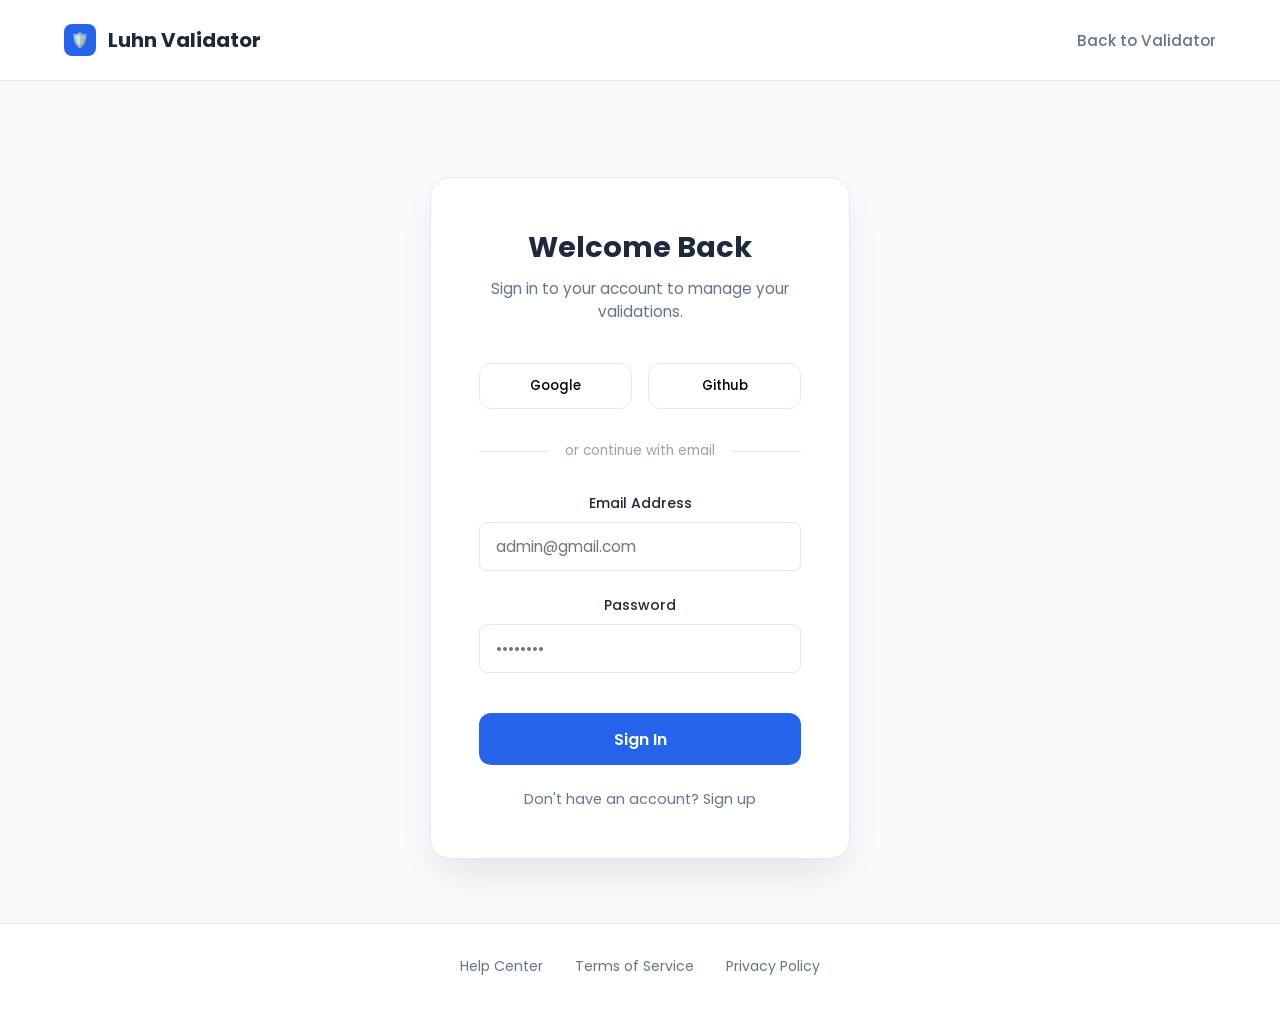
<file: index.html>
<!DOCTYPE html>
<html lang="en">

<head>
    <meta charset="UTF-8">
    <meta name="viewport" content="width=device-width, initial-scale=1.0">
    <!-- Login Check -->
    <script>
        if (!localStorage.getItem("loggedIn")) {
            window.location.href = "login.html";
        }
    </script>
    <title>Luhn Algorithm Validator</title>
    <!-- External CSS file -->
    <link rel="stylesheet" href="style.css">
    <!-- Google Fonts for modern typography -->
    <link href="https://fonts.googleapis.com/css2?family=Poppins:wght@400;600&display=swap" rel="stylesheet">
</head>

<body>
    <header class="navbar">
        <div class="logo">
            <div class="logo-icon">🛡️</div>
            Luhn Validator
        </div>
        <nav>
            <span id="userName" style="font-weight: 500; font-size: 0.95rem; color: var(--text-main);"></span>
            <a href="#">Documentation</a>
            <button onclick="logout()" class="btn-logout">Logout</button>
        </nav>
    </header>

    <script>
        // Set username in navbar
        const storedUser = localStorage.getItem("user");
        if (storedUser) {
            document.getElementById("userName").innerText = `Welcome, ${storedUser}`;
        }
    </script>

    <div class="wrapper">
        <h1>Payment Style Validator</h1>
        <p class="subtitle">
            Simulate a secure checkout experience to test credit card validation.
        </p>

        <div class="card-box">
            <div class="card-box-header">
                <h3>💳 Pay with card</h3>
                <div class="card-icons">
                    <button class="card-btn active">VISA</button>
                    <button class="card-btn">MASTER</button>
                    <button class="card-btn">AMEX</button>
                    <button class="card-btn">DISCOVER</button>
                </div>
            </div>

            <div class="input-group">
                <label>Card Number</label>
                <div class="input-container">
                    <input type="text" id="cardNumber" placeholder="3421 211221 21121">
                    <span class="error-icon">⚠️</span>
                </div>
                <small class="error" id="cardError"></small>
            </div>

            <div class="row">
                <div class="input-group">
                    <label>Expiration Date (MM/YY)</label>
                    <div class="input-container">
                        <input type="text" id="expiry" placeholder="12 / 12">
                        <span class="error-icon">⚠️</span>
                    </div>
                    <small class="error" id="expiryError"></small>
                </div>

                <div class="input-group">
                    <label>CVV <span style="font-size: 0.7rem; color: #94a3b8; cursor: help;"
                            title="The 3 or 4 digit security code on your card">❔</span></label>
                    <div class="input-container">
                        <input type="text" id="cvv" placeholder="....">
                        <span class="error-icon">⚠️</span>
                    </div>
                    <small class="error" id="cvvError"></small>
                </div>

                <div class="input-group">
                    <label>Postal Code</label>
                    <div class="input-container">
                        <input type="text" id="zip" placeholder="ZIP">
                    </div>
                    <small class="error"></small>
                </div>
            </div>

            <button id="validateBtn">Validate Payment Details</button>
        </div>
    </div>

    <footer>
        <div class="footer-links">
            <a href="#">API Docs</a>
            <a href="#">Privacy</a>
            <a href="#">About Luhn Algorithm</a>
        </div>
    </footer>

    <!-- Full Luxury Success Modal -->
    <div id="successModal" class="modal">
        <div class="modal-box">
            <div class="checkmark"></div>
            <h2>Payment Successful</h2>
            <p>Your payment details were validated.</p>
            <button onclick="closeModal()">Continue</button>
        </div>
    </div>

    <!-- External JS file -->
    <script src="script.js"></script>
    <script>
        function logout() {
            localStorage.removeItem("loggedIn");
            localStorage.removeItem("user");
            window.location.href = "login.html";
        }
    </script>
</body>

</html>
</file>
<file: style.css>
@import url('https://fonts.googleapis.com/css2?family=Poppins:wght@300;400;500;600;700&display=swap');

:root {
    --primary-color: #2563eb;
    --primary-hover: #1d4ed8;
    --bg-color: #f8fafc;
    --text-main: #1e293b;
    --text-muted: #64748b;
    --error-color: #ef4444;
    --border-color: #e2e8f0;
    --card-bg: #ffffff;
    --shadow: 0 10px 25px -5px rgba(0, 0, 0, 0.05), 0 8px 10px -6px rgba(0, 0, 0, 0.05);
}

* {
    margin: 0;
    padding: 0;
    box-sizing: border-box;
    font-family: 'Poppins', sans-serif;
}

body {
    background-color: var(--bg-color);
    color: var(--text-main);
    min-height: 100vh;
    display: flex;
    flex-direction: column;
}

/* Navbar */
.navbar {
    display: flex;
    justify-content: space-between;
    align-items: center;
    padding: 1.5rem 4rem;
    background: white;
    border-bottom: 1px solid var(--border-color);
}

.logo {
    display: flex;
    align-items: center;
    gap: 0.75rem;
    font-weight: 700;
    font-size: 1.25rem;
    color: var(--text-main);
}

.logo-icon {
    background: var(--primary-color);
    color: white;
    width: 32px;
    height: 32px;
    display: flex;
    align-items: center;
    justify-content: center;
    border-radius: 8px;
    font-size: 0.9rem;
}

.navbar nav {
    display: flex;
    align-items: center;
    gap: 2rem;
}

.navbar nav a {
    text-decoration: none;
    color: var(--text-muted);
    font-weight: 500;
    font-size: 0.95rem;
    transition: color 0.2s;
}

.navbar nav a:hover {
    color: var(--primary-color);
}

.btn-signin,
.btn-logout {
    background: var(--primary-color);
    color: white;
    padding: 0.6rem 1.5rem;
    border-radius: 8px;
    font-weight: 600;
    text-decoration: none;
    cursor: pointer;
    display: inline-block;
    transition: all 0.3s cubic-bezier(0.4, 0, 0.2, 1);
    position: relative;
    z-index: 10;
    border: none;
}

.btn-signin:hover,
.btn-logout:hover {
    background: var(--primary-hover);
    transform: translateY(-2px);
    box-shadow: 0 4px 12px rgba(37, 99, 235, 0.2);
}

.btn-signin:active,
.btn-logout:active {
    transform: translateY(0);
}

/* Wrapper */
.wrapper {
    flex: 1;
    display: flex;
    flex-direction: column;
    align-items: center;
    justify-content: center;
    padding: 4rem 1rem;
    text-align: center;
}

h1 {
    font-size: 2.5rem;
    font-weight: 700;
    margin-bottom: 1rem;
    letter-spacing: -0.025em;
}

.subtitle {
    color: var(--text-muted);
    max-width: 600px;
    margin-bottom: 3rem;
    font-size: 1.1rem;
    line-height: 1.6;
}

/* Card Box */
.card-box {
    background: var(--card-bg);
    width: 100%;
    max-width: 540px;
    padding: 2.5rem;
    border-radius: 16px;
    box-shadow: var(--shadow);
    text-align: left;
    border: 1px solid var(--border-color);
}

.card-box-header {
    display: flex;
    justify-content: space-between;
    align-items: center;
    margin-bottom: 2rem;
    padding-bottom: 1.5rem;
    border-bottom: 1px solid var(--border-color);
}

.card-box-header h3 {
    font-size: 1.1rem;
    font-weight: 600;
    display: flex;
    align-items: center;
    gap: 0.5rem;
}

.card-icons {
    display: flex;
    gap: 0.6rem;
}

.card-btn {
    font-size: 0.65rem;
    text-transform: uppercase;
    font-weight: 700;
    color: #94a3b8;
    border: 1px solid #e2e8f0;
    padding: 4px 10px;
    border-radius: 6px;
    background: #f1f5f9;
    cursor: pointer;
    transition: all 0.3s cubic-bezier(0.4, 0, 0.2, 1);
    outline: none;
}

.card-btn:hover {
    border-color: var(--primary-color);
    color: var(--primary-color);
    transform: translateY(-2px);
    background: white;
}

.card-btn.active {
    background: linear-gradient(135deg, var(--primary-color), var(--primary-hover));
    color: white;
    border-color: transparent;
    transform: scale(1.05);
    box-shadow: 0 4px 10px rgba(37, 99, 235, 0.2);
}

/* Form Styling */
.input-group {
    margin-bottom: 1.5rem;
    position: relative;
}

label {
    font-size: 0.875rem;
    font-weight: 500;
    display: block;
    margin-bottom: 0.5rem;
    color: var(--text-main);
}

.input-container {
    position: relative;
}

input {
    width: 100%;
    padding: 0.75rem 1rem;
    border-radius: 8px;
    border: 1px solid var(--border-color);
    font-size: 0.95rem;
    transition: all 0.2s;
    background-color: #ffffff;
}

input:focus {
    outline: none;
    border-color: var(--primary-color);
    box-shadow: 0 0 0 3px rgba(37, 99, 235, 0.1);
}

input.error-border {
    border-color: var(--error-color);
    background-color: #fef2f2;
}

/* Error feedback icon */
input.error-border+.error-icon {
    display: block;
}

.error-icon {
    display: none;
    position: absolute;
    right: 12px;
    top: 50%;
    transform: translateY(-50%);
    color: var(--error-color);
    font-weight: bold;
}

small.error {
    color: var(--error-color);
    font-size: 0.75rem;
    display: block;
    margin-top: 0.4rem;
    height: 1rem;
}

.row {
    display: flex;
    gap: 1rem;
}

.row .input-group {
    flex: 1;
}

#validateBtn {
    width: 100%;
    padding: 0.9rem;
    margin-top: 1rem;
    background: var(--primary-color);
    border: none;
    color: white;
    font-size: 1rem;
    font-weight: 600;
    border-radius: 8px;
    cursor: pointer;
    transition: all 0.2s;
}

#validateBtn:hover {
    background: var(--primary-hover);
    transform: translateY(-1px);
    box-shadow: 0 4px 6px -1px rgba(0, 0, 0, 0.1);
}

#validateBtn:active {
    transform: translateY(0);
}

/* Footer */
footer {
    padding: 2rem;
    text-align: center;
    border-top: 1px solid var(--border-color);
    background: white;
}

.footer-links {
    display: flex;
    justify-content: center;
    gap: 2rem;
}

.footer-links a {
    text-decoration: none;
    color: var(--text-muted);
    font-size: 0.875rem;
    transition: color 0.2s;
}

.footer-links a:hover {
    color: var(--primary-color);
}

/* Responsive */
@media (max-width: 640px) {
    .navbar {
        padding: 1rem 1.5rem;
    }

    .navbar nav a:not(.btn-signin) {
        display: none;
    }

    .btn-signin {
        padding: 0.5rem 1rem;
        font-size: 0.85rem;
    }

    .row {
        flex-direction: column;
        gap: 0;
    }
}

/* Luxury Success Modal Styles */
.modal {
    position: fixed;
    inset: 0;
    background: rgba(0, 0, 0, 0.6);
    backdrop-filter: blur(8px);
    display: none;
    justify-content: center;
    align-items: center;
    z-index: 1000;
}

.modal-box {
    background: white;
    padding: 35px;
    border-radius: 20px;
    width: 360px;
    text-align: center;
    animation: popModal 0.3s ease;
    box-shadow: 0 30px 60px rgba(0, 0, 0, 0.3);
}

.checkmark {
    width: 70px;
    height: 70px;
    border-radius: 50%;
    background: #22c55e;
    margin: 0 auto 15px;
    position: relative;
}

.checkmark::after {
    content: '';
    position: absolute;
    left: 28px;
    top: 15px;
    width: 14px;
    height: 30px;
    border: solid white;
    border-width: 0 5px 5px 0;
    transform: rotate(45deg);
}

.modal-box button {
    margin-top: 15px;
    padding: 10px 20px;
    border: none;
    border-radius: 8px;
    background: linear-gradient(135deg, #2563eb, #1e40af);
    color: white;
    cursor: pointer;
    transition: 0.3s;
}

.modal-box button:hover {
    transform: translateY(-3px);
}

@keyframes popModal {
    from {
        transform: scale(0.7);
        opacity: 0;
    }

    to {
        transform: scale(1);
        opacity: 1;
    }
}
</file>
